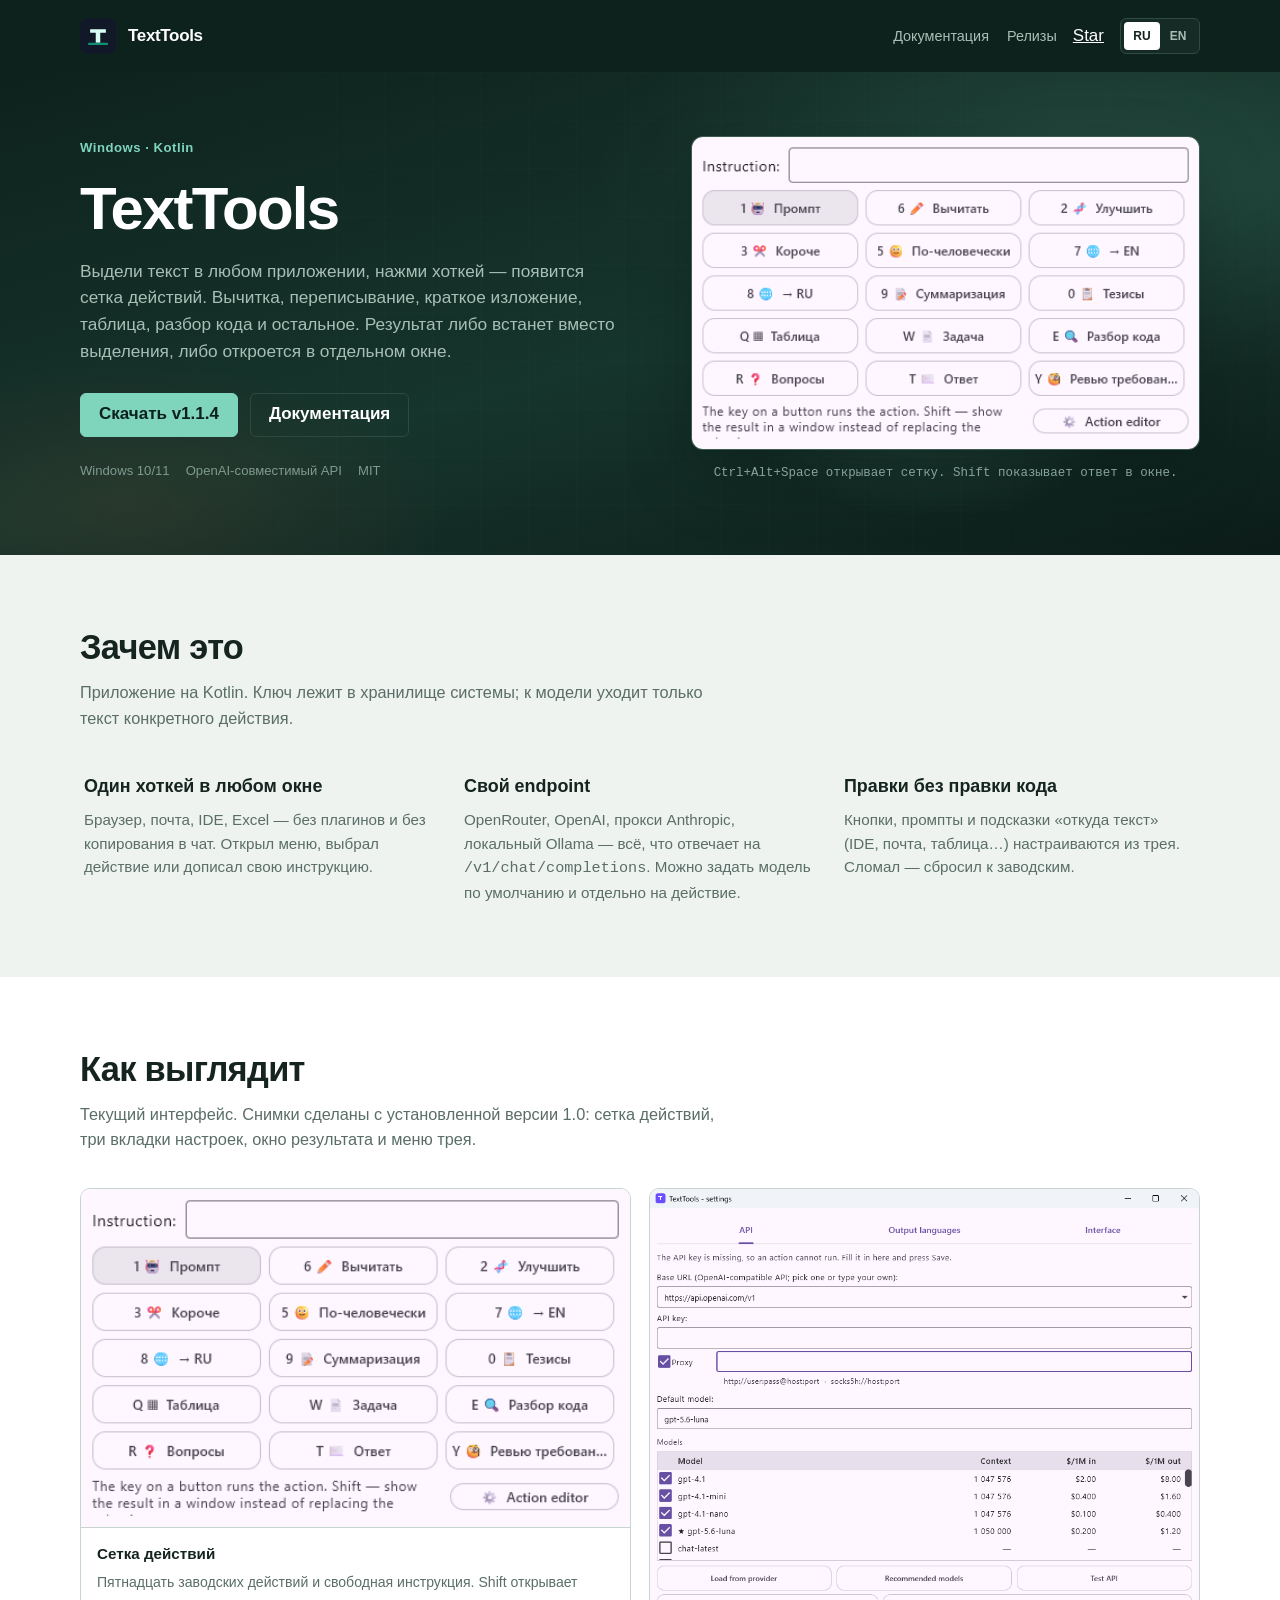
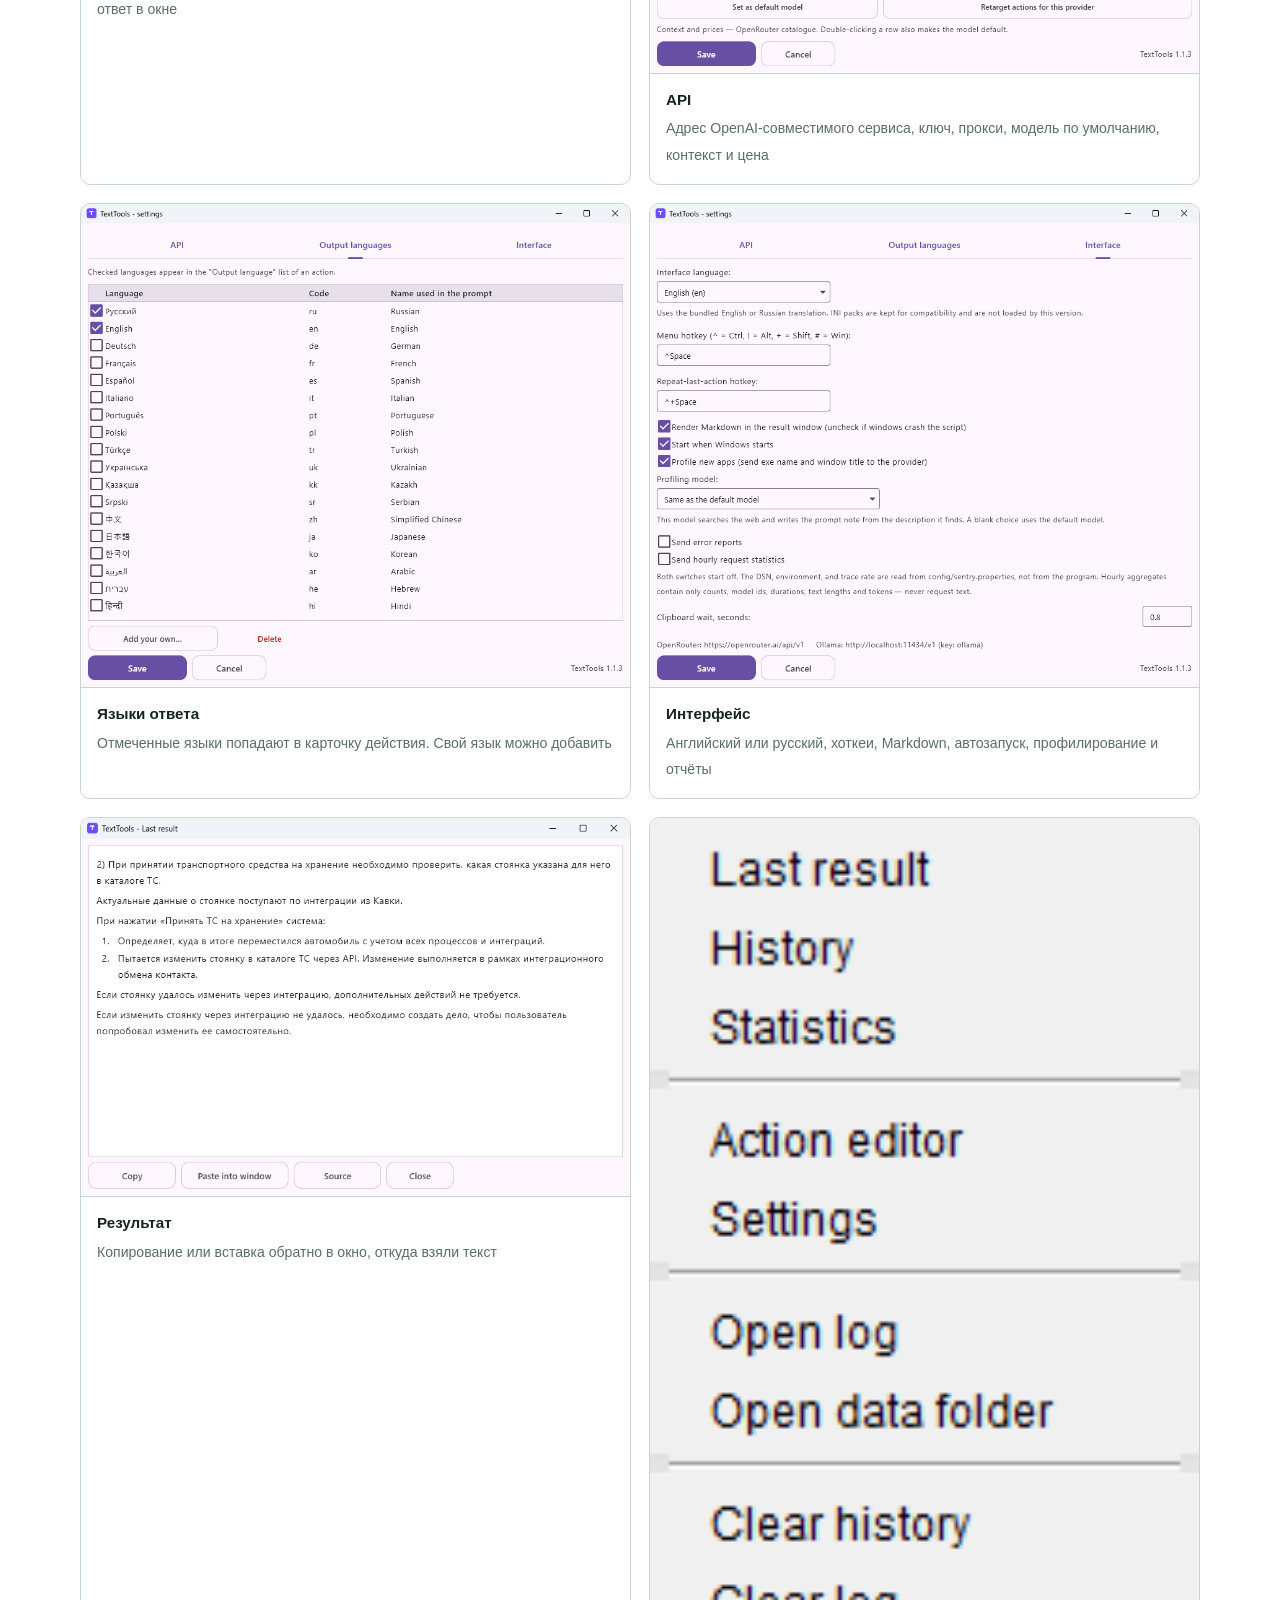
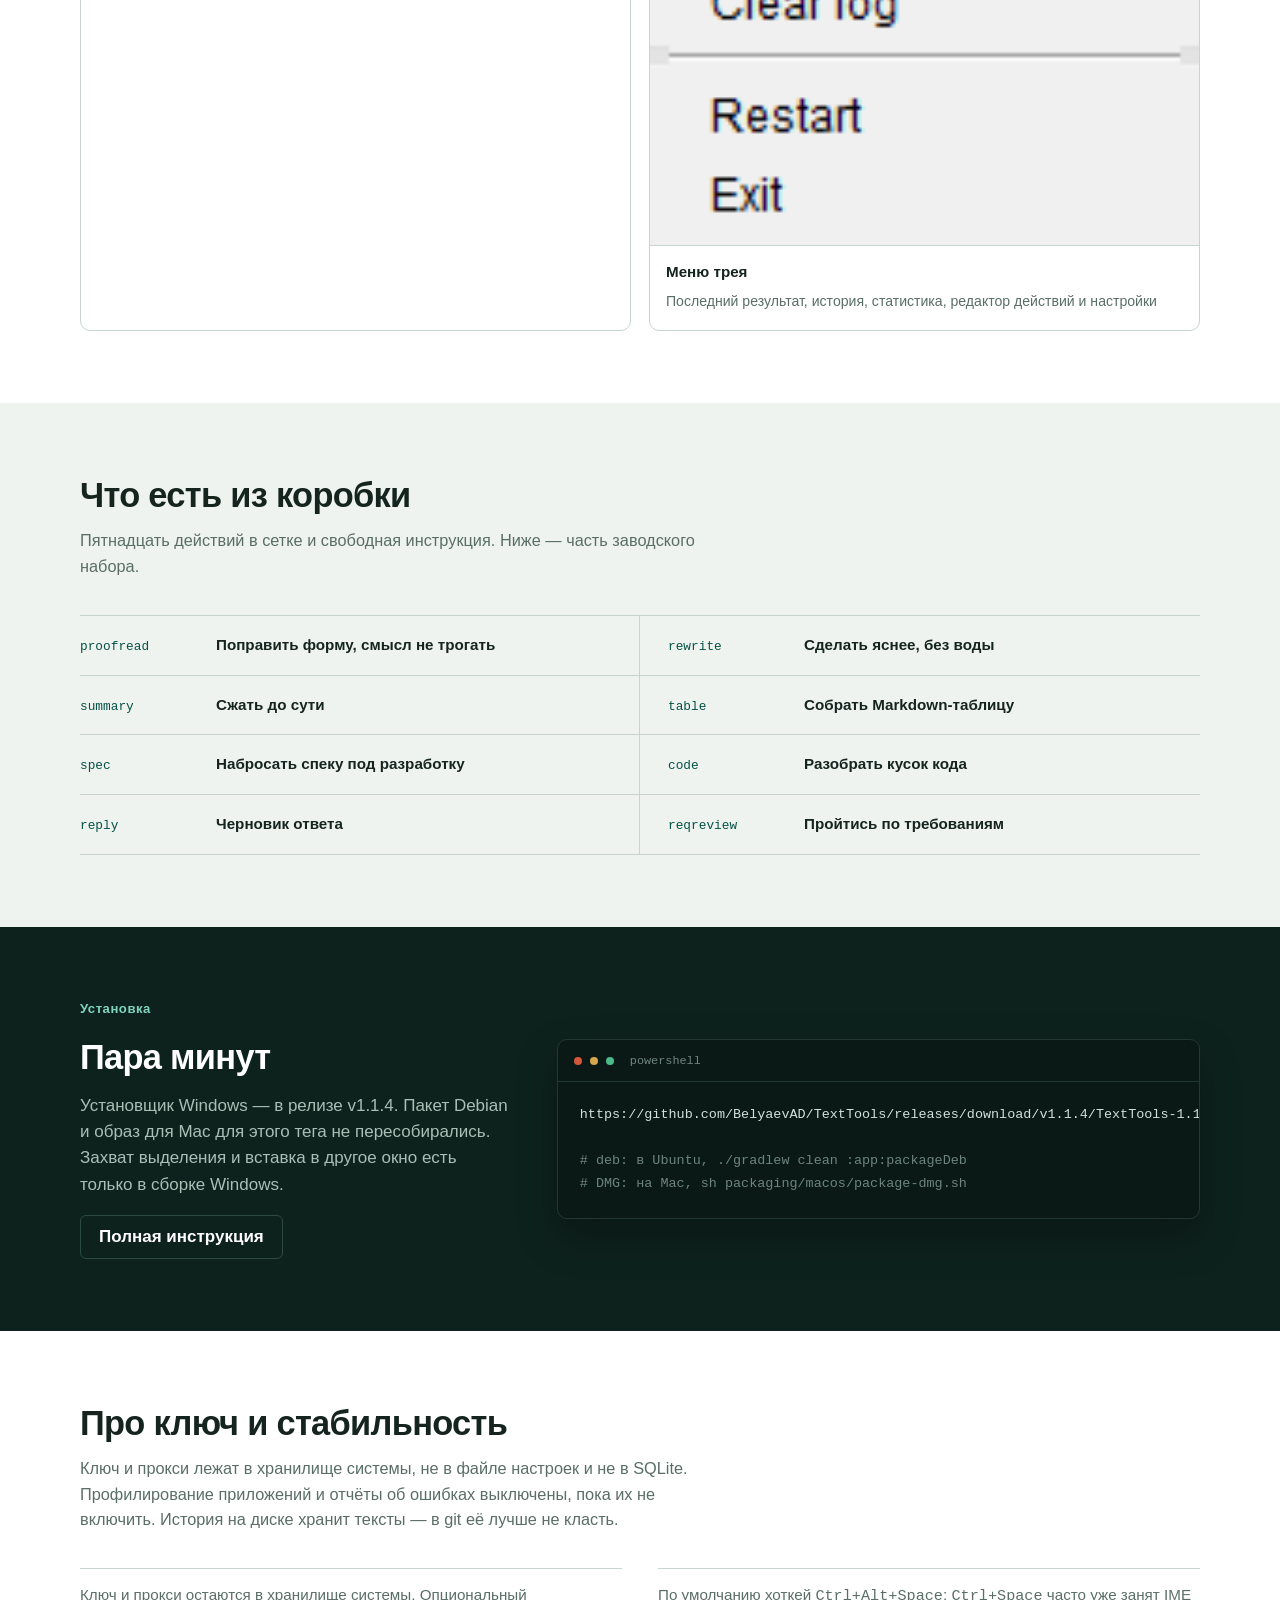
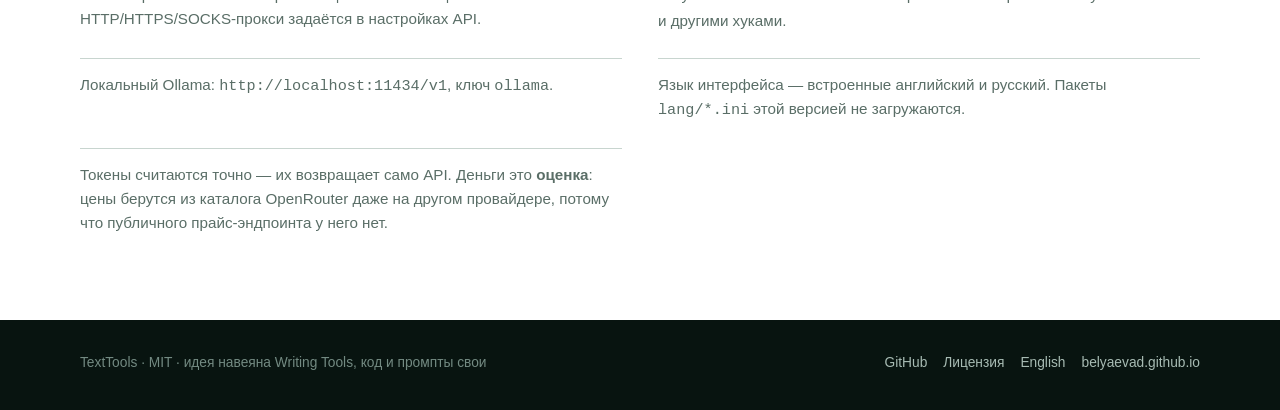
<file: index.html>
<!doctype html>
<html lang="ru">
  <head>
    <meta charset="utf-8">
    <meta http-equiv="Content-Security-Policy" content="default-src 'self'; script-src 'self' 'unsafe-inline' https://buttons.github.io; style-src 'self' 'unsafe-inline' https://fonts.googleapis.com; font-src https://fonts.gstatic.com; img-src 'self' data:; frame-src https://ghbtns.com https://buttons.github.io; connect-src 'self' https://api.github.com">
    <meta name="viewport" content="width=device-width, initial-scale=1">
    <title>TextTools — LLM для выделенного текста на Windows</title>
    <meta name="description" content="Выдели текст в любом окне Windows, нажми хоткей и отдай его модели: вычитка, переписывание, краткое изложение, таблица, разбор кода. Kotlin, OpenAI-совместимый API, MIT.">
    <meta name="robots" content="index, follow, max-image-preview:large">
    <meta name="author" content="BelyaevAD">
    <meta name="theme-color" content="#0e221d">
    <link rel="canonical" href="https://belyaevad.github.io/TextTools/">
    <link rel="alternate" hreflang="ru" href="https://belyaevad.github.io/TextTools/">
    <link rel="alternate" hreflang="en" href="https://belyaevad.github.io/TextTools/en/">
    <link rel="alternate" hreflang="x-default" href="https://belyaevad.github.io/TextTools/">
    <link rel="sitemap" type="application/xml" href="https://belyaevad.github.io/TextTools/sitemap.xml">
    <link rel="icon" type="image/svg+xml" href="assets/brand-mark.svg">
    <link rel="preconnect" href="https://fonts.googleapis.com">
    <link rel="preconnect" href="https://fonts.gstatic.com" crossorigin>
    <link href="https://fonts.googleapis.com/css2?family=IBM+Plex+Mono:wght@400;500&family=IBM+Plex+Sans:wght@400;500;600;700&display=swap" rel="stylesheet">
    <link rel="stylesheet" href="assets/site.css">

    <meta property="og:type" content="website">
    <meta property="og:locale" content="ru_RU">
    <meta property="og:locale:alternate" content="en_US">
    <meta property="og:title" content="TextTools — LLM для выделенного текста">
    <meta property="og:description" content="Хоткей в любом окне Windows → сетка действий → результат на месте или в отдельном окне. Kotlin, MIT.">
    <meta property="og:url" content="https://belyaevad.github.io/TextTools/">
    <meta property="og:site_name" content="TextTools">
    <meta property="og:image" content="https://belyaevad.github.io/TextTools/assets/og-card.png">
    <meta property="og:image:width" content="1200">
    <meta property="og:image:height" content="630">
    <meta property="og:image:alt" content="TextTools — меню действий над выделенным текстом">
    <meta name="twitter:card" content="summary_large_image">
    <meta name="twitter:title" content="TextTools">
    <meta name="twitter:description" content="LLM для выделенного текста на Windows.">
    <meta name="twitter:image" content="https://belyaevad.github.io/TextTools/assets/og-card.png">

    <script type="application/ld+json">
      {
        "@context": "https://schema.org",
        "@graph": [
          {
            "@type": "SoftwareApplication",
            "name": "TextTools",
            "applicationCategory": "UtilitiesApplication",
            "operatingSystem": "Windows 10, Windows 11",
            "softwareVersion": "1.1.4",
            "url": "https://belyaevad.github.io/TextTools/",
            "downloadUrl": "https://github.com/BelyaevAD/TextTools/releases/tag/v1.1.4",
            "installUrl": "https://github.com/BelyaevAD/TextTools",
            "description": "Приложение на Kotlin: выделение текста в любом окне Windows, хоткей и действия через OpenAI-совместимый API.",
            "license": "https://github.com/BelyaevAD/TextTools/blob/main/LICENSE",
            "isAccessibleForFree": true,
            "screenshot": [
              "https://belyaevad.github.io/TextTools/assets/screenshots/en/menu.png",
              "https://belyaevad.github.io/TextTools/assets/screenshots/en/settings-api.png",
              "https://belyaevad.github.io/TextTools/assets/screenshots/en/settings-interface.png",
              "https://belyaevad.github.io/TextTools/assets/screenshots/en/result.png"
            ],
            "offers": {
              "@type": "Offer",
              "price": "0",
              "priceCurrency": "USD"
            },
            "author": {
              "@type": "Person",
              "name": "Alexander Belyaev",
              "url": "https://belyaevad.github.io/"
            }
          },
          {
            "@type": "SoftwareSourceCode",
            "name": "TextTools",
            "codeRepository": "https://github.com/BelyaevAD/TextTools",
            "url": "https://belyaevad.github.io/TextTools/",
            "programmingLanguage": "Kotlin",
            "runtimePlatform": "JDK 21",
            "license": "https://github.com/BelyaevAD/TextTools/blob/main/LICENSE",
            "keywords": "Kotlin, Compose Desktop, LLM, OpenAI-compatible, text processing, Windows",
            "inLanguage": ["ru", "en"]
          },
          {
            "@type": "WebSite",
            "name": "TextTools",
            "url": "https://belyaevad.github.io/TextTools/",
            "inLanguage": "ru",
            "publisher": {
              "@type": "Person",
              "name": "BelyaevAD",
              "url": "https://github.com/BelyaevAD"
            }
          }
        ]
      }
    </script>
  </head>
  <body>
    <header class="site-header">
      <nav class="nav shell" aria-label="Основная навигация">
        <a class="brand" href="./">
          <img src="assets/brand-mark.svg" alt="" width="36" height="36">
          <span>TextTools</span>
        </a>
        <div class="nav-right">
          <div class="nav-links">
            <a href="https://github.com/BelyaevAD/TextTools/blob/main/README.md" target="_blank" rel="noopener noreferrer">Документация</a>
            <a href="https://github.com/BelyaevAD/TextTools/releases" target="_blank" rel="noopener noreferrer">Релизы</a>
          </div>
          <span class="nav-star">
            <a class="github-button" href="https://github.com/BelyaevAD/TextTools" rel="noopener" data-color-scheme="no-preference: dark; light: dark; dark: dark;" data-icon="octicon-star" data-size="large" data-show-count="true" aria-label="Star BelyaevAD/TextTools on GitHub">Star</a>
          </span>
          <div class="language-switch" aria-label="Выбор языка">
            <a href="./" lang="ru" aria-current="page">RU</a>
            <a href="en/" lang="en">EN</a>
          </div>
        </div>
      </nav>
    </header>

    <main>
      <section class="hero-band">
        <div class="hero-inner shell">
          <div class="hero-copy">
            <p class="eyebrow">Windows · Kotlin</p>
            <h1>TextTools</h1>
            <p class="hero-lead">Выдели текст в любом приложении, нажми хоткей — появится сетка действий. Вычитка, переписывание, краткое изложение, таблица, разбор кода и остальное. Результат либо встанет вместо выделения, либо откроется в отдельном окне.</p>
            <div class="hero-actions">
              <a class="button" href="https://github.com/BelyaevAD/TextTools/releases/tag/v1.1.4" target="_blank" rel="noopener noreferrer">Скачать v1.1.4</a>
              <a class="button secondary" href="https://github.com/BelyaevAD/TextTools/blob/main/README.md" target="_blank" rel="noopener noreferrer">Документация</a>
            </div>
            <div class="hero-meta" aria-label="Кратко">
              <span>Windows 10/11</span>
              <span>OpenAI-совместимый API</span>
              <span>MIT</span>
            </div>
          </div>

          <figure class="hero-visual">
            <div class="hero-frame">
              <img
                src="assets/screenshots/en/menu.png"
                width="488"
                height="300"
                alt="Сетка действий TextTools: вычитка, перевод, таблица, разбор кода"
                fetchpriority="high">
            </div>
            <figcaption>Ctrl+Alt+Space открывает сетку. Shift показывает ответ в окне.</figcaption>
          </figure>
        </div>
      </section>

      <section class="section">
        <div class="shell">
          <div class="section-heading">
            <h2>Зачем это</h2>
            <p>Приложение на Kotlin. Ключ лежит в хранилище системы; к модели уходит только текст конкретного действия.</p>
          </div>
          <div class="feature-grid">
            <article class="feature">
              <h3>Один хоткей в любом окне</h3>
              <p>Браузер, почта, IDE, Excel — без плагинов и без копирования в чат. Открыл меню, выбрал действие или дописал свою инструкцию.</p>
            </article>
            <article class="feature">
              <h3>Свой endpoint</h3>
              <p>OpenRouter, OpenAI, прокси Anthropic, локальный Ollama — всё, что отвечает на <code>/v1/chat/completions</code>. Можно задать модель по умолчанию и отдельно на действие.</p>
            </article>
            <article class="feature">
              <h3>Правки без правки кода</h3>
              <p>Кнопки, промпты и подсказки «откуда текст» (IDE, почта, таблица…) настраиваются из трея. Сломал — сбросил к заводским.</p>
            </article>
          </div>
        </div>
      </section>

      <section class="section white" id="screenshots">
        <div class="shell">
          <div class="section-heading">
            <h2>Как выглядит</h2>
            <p>Текущий интерфейс. Снимки сделаны с установленной версии 1.0: сетка действий, три вкладки настроек, окно результата и меню трея.</p>
          </div>
          <div class="shot-gallery">
            <figure class="shot-card">
              <a href="assets/screenshots/en/menu.png" target="_blank" rel="noopener">
                <img src="assets/screenshots/en/menu.png" width="488" height="300" alt="Сетка действий TextTools" loading="lazy">
              </a>
              <figcaption><strong>Сетка действий</strong><span>Пятнадцать заводских действий и свободная инструкция. Shift открывает ответ в окне</span></figcaption>
            </figure>
            <figure class="shot-card">
              <a href="assets/screenshots/en/settings-api.png" target="_blank" rel="noopener">
                <img src="assets/screenshots/en/settings-api.png" width="892" height="786" alt="Вкладка API: адрес, ключ, прокси и список моделей" loading="lazy">
              </a>
              <figcaption><strong>API</strong><span>Адрес OpenAI-совместимого сервиса, ключ, прокси, модель по умолчанию, контекст и цена</span></figcaption>
            </figure>
            <figure class="shot-card">
              <a href="assets/screenshots/en/settings-languages.png" target="_blank" rel="noopener">
                <img src="assets/screenshots/en/settings-languages.png" width="892" height="786" alt="Вкладка языков ответа" loading="lazy">
              </a>
              <figcaption><strong>Языки ответа</strong><span>Отмеченные языки попадают в карточку действия. Свой язык можно добавить</span></figcaption>
            </figure>
            <figure class="shot-card">
              <a href="assets/screenshots/en/settings-interface.png" target="_blank" rel="noopener">
                <img src="assets/screenshots/en/settings-interface.png" width="892" height="786" alt="Вкладка интерфейса: язык, хоткеи, Markdown, автозапуск" loading="lazy">
              </a>
              <figcaption><strong>Интерфейс</strong><span>Английский или русский, хоткеи, Markdown, автозапуск, профилирование и отчёты</span></figcaption>
            </figure>
            <figure class="shot-card">
              <a href="assets/screenshots/en/result.png" target="_blank" rel="noopener">
                <img src="assets/screenshots/en/result.png" width="824" height="569" alt="Окно последнего результата" loading="lazy">
              </a>
              <figcaption><strong>Результат</strong><span>Копирование или вставка обратно в окно, откуда взяли текст</span></figcaption>
            </figure>
            <figure class="shot-card">
              <a href="assets/screenshots/en/tray-menu.png" target="_blank" rel="noopener">
                <img src="assets/screenshots/en/tray-menu.png" width="144" height="271" alt="Меню трея TextTools" loading="lazy">
              </a>
              <figcaption><strong>Меню трея</strong><span>Последний результат, история, статистика, редактор действий и настройки</span></figcaption>
            </figure>
          </div>
        </div>
      </section>

      <section class="section">
        <div class="shell">
          <div class="section-heading">
            <h2>Что есть из коробки</h2>
            <p>Пятнадцать действий в сетке и свободная инструкция. Ниже — часть заводского набора.</p>
          </div>
          <div class="coverage" aria-label="Действия">
            <div class="coverage-item"><code>proofread</code><strong>Поправить форму, смысл не трогать</strong></div>
            <div class="coverage-item"><code>rewrite</code><strong>Сделать яснее, без воды</strong></div>
            <div class="coverage-item"><code>summary</code><strong>Сжать до сути</strong></div>
            <div class="coverage-item"><code>table</code><strong>Собрать Markdown-таблицу</strong></div>
            <div class="coverage-item"><code>spec</code><strong>Набросать спеку под разработку</strong></div>
            <div class="coverage-item"><code>code</code><strong>Разобрать кусок кода</strong></div>
            <div class="coverage-item"><code>reply</code><strong>Черновик ответа</strong></div>
            <div class="coverage-item"><code>reqreview</code><strong>Пройтись по требованиям</strong></div>
          </div>
        </div>
      </section>

      <section class="section dark">
        <div class="quick-start shell">
          <div class="quick-copy">
            <p class="eyebrow">Установка</p>
            <h2>Пара минут</h2>
            <p>Установщик Windows — в релизе v1.1.4. Пакет Debian и образ для Mac для этого тега не пересобирались. Захват выделения и вставка в другое окно есть только в сборке Windows.</p>
            <a class="button secondary" href="https://github.com/BelyaevAD/TextTools/blob/main/README.md" target="_blank" rel="noopener noreferrer">Полная инструкция</a>
          </div>
          <div class="code-window" aria-label="Команды установки">
            <div class="code-toolbar">
              <span class="window-dot"></span>
              <span class="window-dot yellow"></span>
              <span class="window-dot green"></span>
              <span>powershell</span>
            </div>
            <pre><code>https://github.com/BelyaevAD/TextTools/releases/download/v1.1.4/TextTools-1.1.4.msi

<span class="code-comment"># deb: в Ubuntu, ./gradlew clean :app:packageDeb</span>
<span class="code-comment"># DMG: на Mac, sh packaging/macos/package-dmg.sh</span></code></pre>
          </div>
        </div>
      </section>

      <section class="section white">
        <div class="shell">
          <div class="section-heading">
            <h2>Про ключ и стабильность</h2>
            <p>Ключ и прокси лежат в хранилище системы, не в файле настроек и не в SQLite. Профилирование приложений и отчёты об ошибках выключены, пока их не включить. История на диске хранит тексты — в git её лучше не класть.</p>
          </div>
          <ul class="safety-list">
            <li>Ключ и прокси остаются в хранилище системы. Опциональный HTTP/HTTPS/SOCKS-прокси задаётся в настройках API.</li>
            <li>По умолчанию хоткей <code>Ctrl+Alt+Space</code>: <code>Ctrl+Space</code> часто уже занят IME и другими хуками.</li>
            <li>Локальный Ollama: <code>http://localhost:11434/v1</code>, ключ <code>ollama</code>.</li>
            <li>Язык интерфейса — встроенные английский и русский. Пакеты <code>lang/*.ini</code> этой версией не загружаются.</li>
            <li>Токены считаются точно — их возвращает само API. Деньги это <strong>оценка</strong>: цены берутся из каталога OpenRouter даже на другом провайдере, потому что публичного прайс-эндпоинта у него нет.</li>
          </ul>
        </div>
      </section>
    </main>

    <footer class="site-footer">
      <div class="footer-inner shell">
        <p>TextTools · MIT · идея навеяна Writing Tools, код и промпты свои</p>
        <div class="footer-links">
          <a href="https://github.com/BelyaevAD/TextTools" target="_blank" rel="noopener noreferrer">GitHub</a>
          <a href="https://github.com/BelyaevAD/TextTools/blob/main/LICENSE" target="_blank" rel="noopener noreferrer">Лицензия</a>
          <a href="en/" lang="en">English</a>
          <a href="https://belyaevad.github.io/" target="_blank" rel="noopener noreferrer">belyaevad.github.io</a>
        </div>
      </div>
    </footer>
    <script async defer src="https://buttons.github.io/buttons.js"></script>
  </body>
</html>
</file>
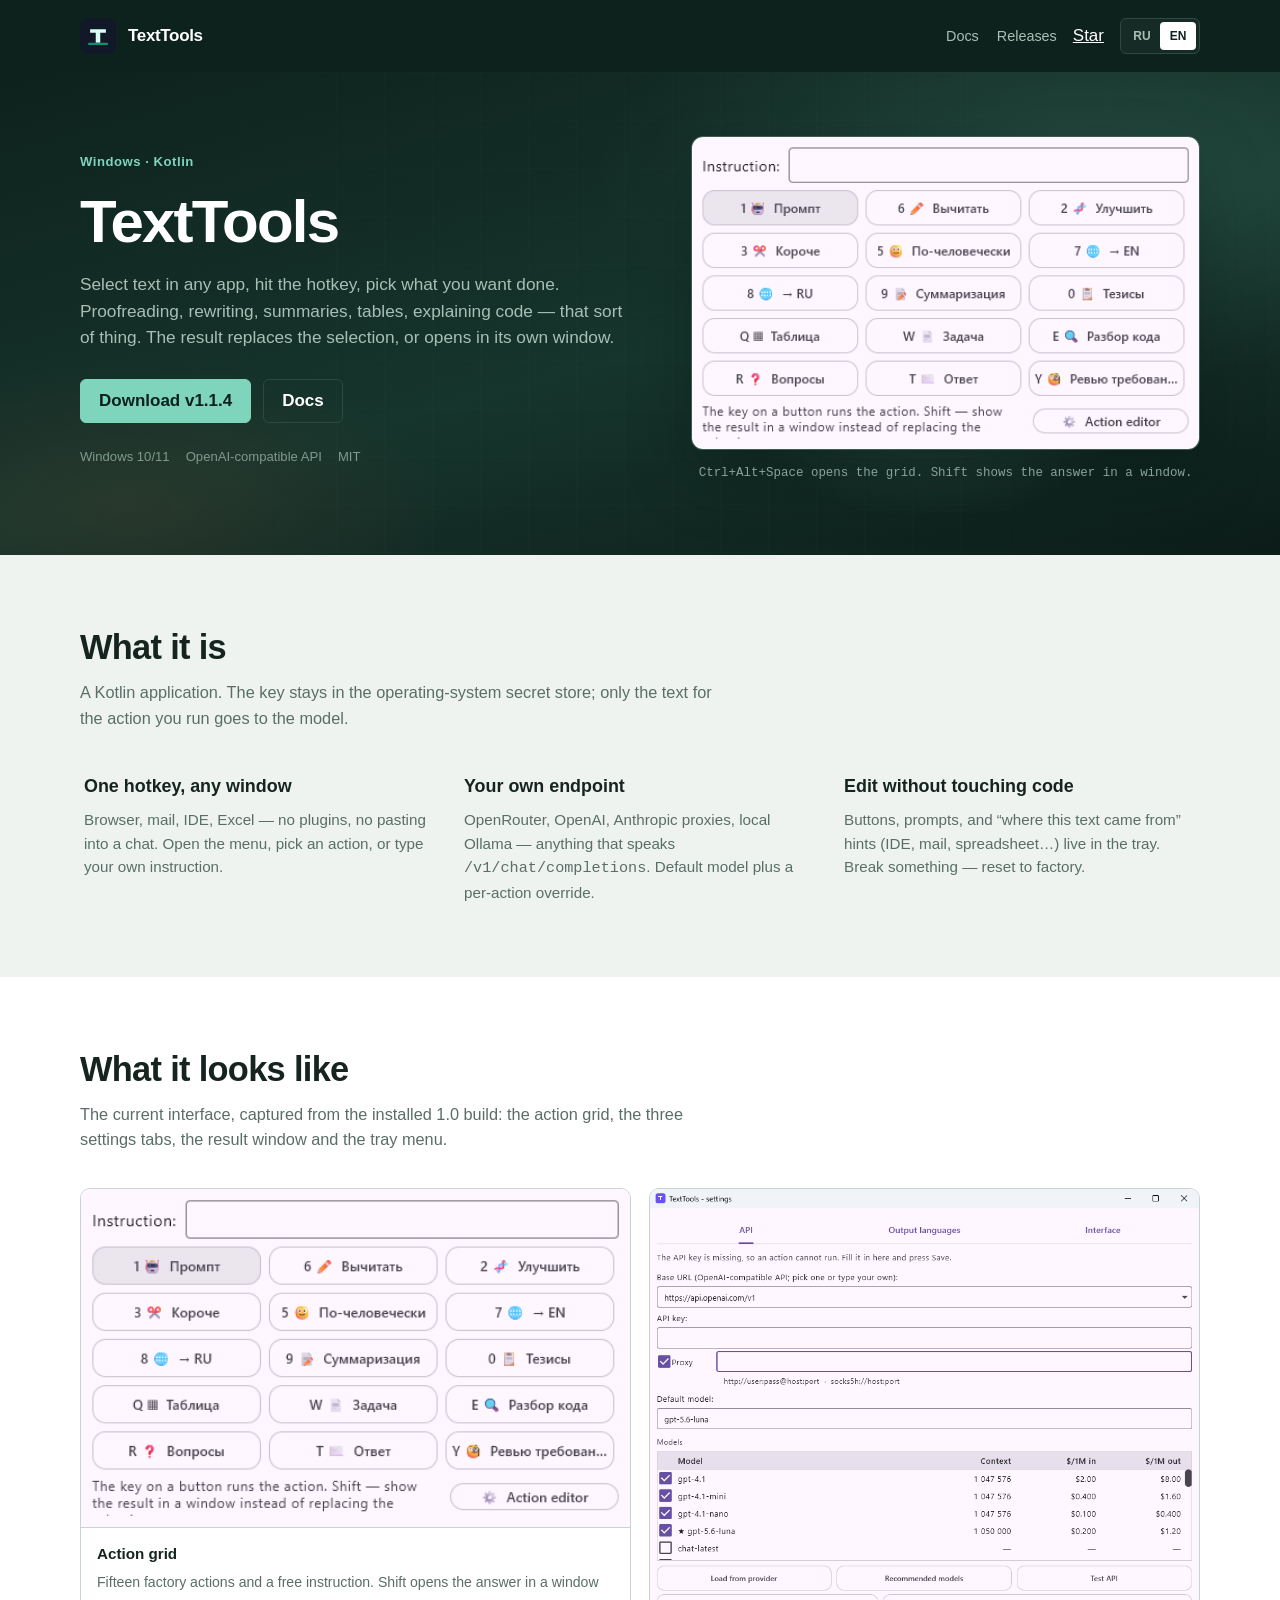
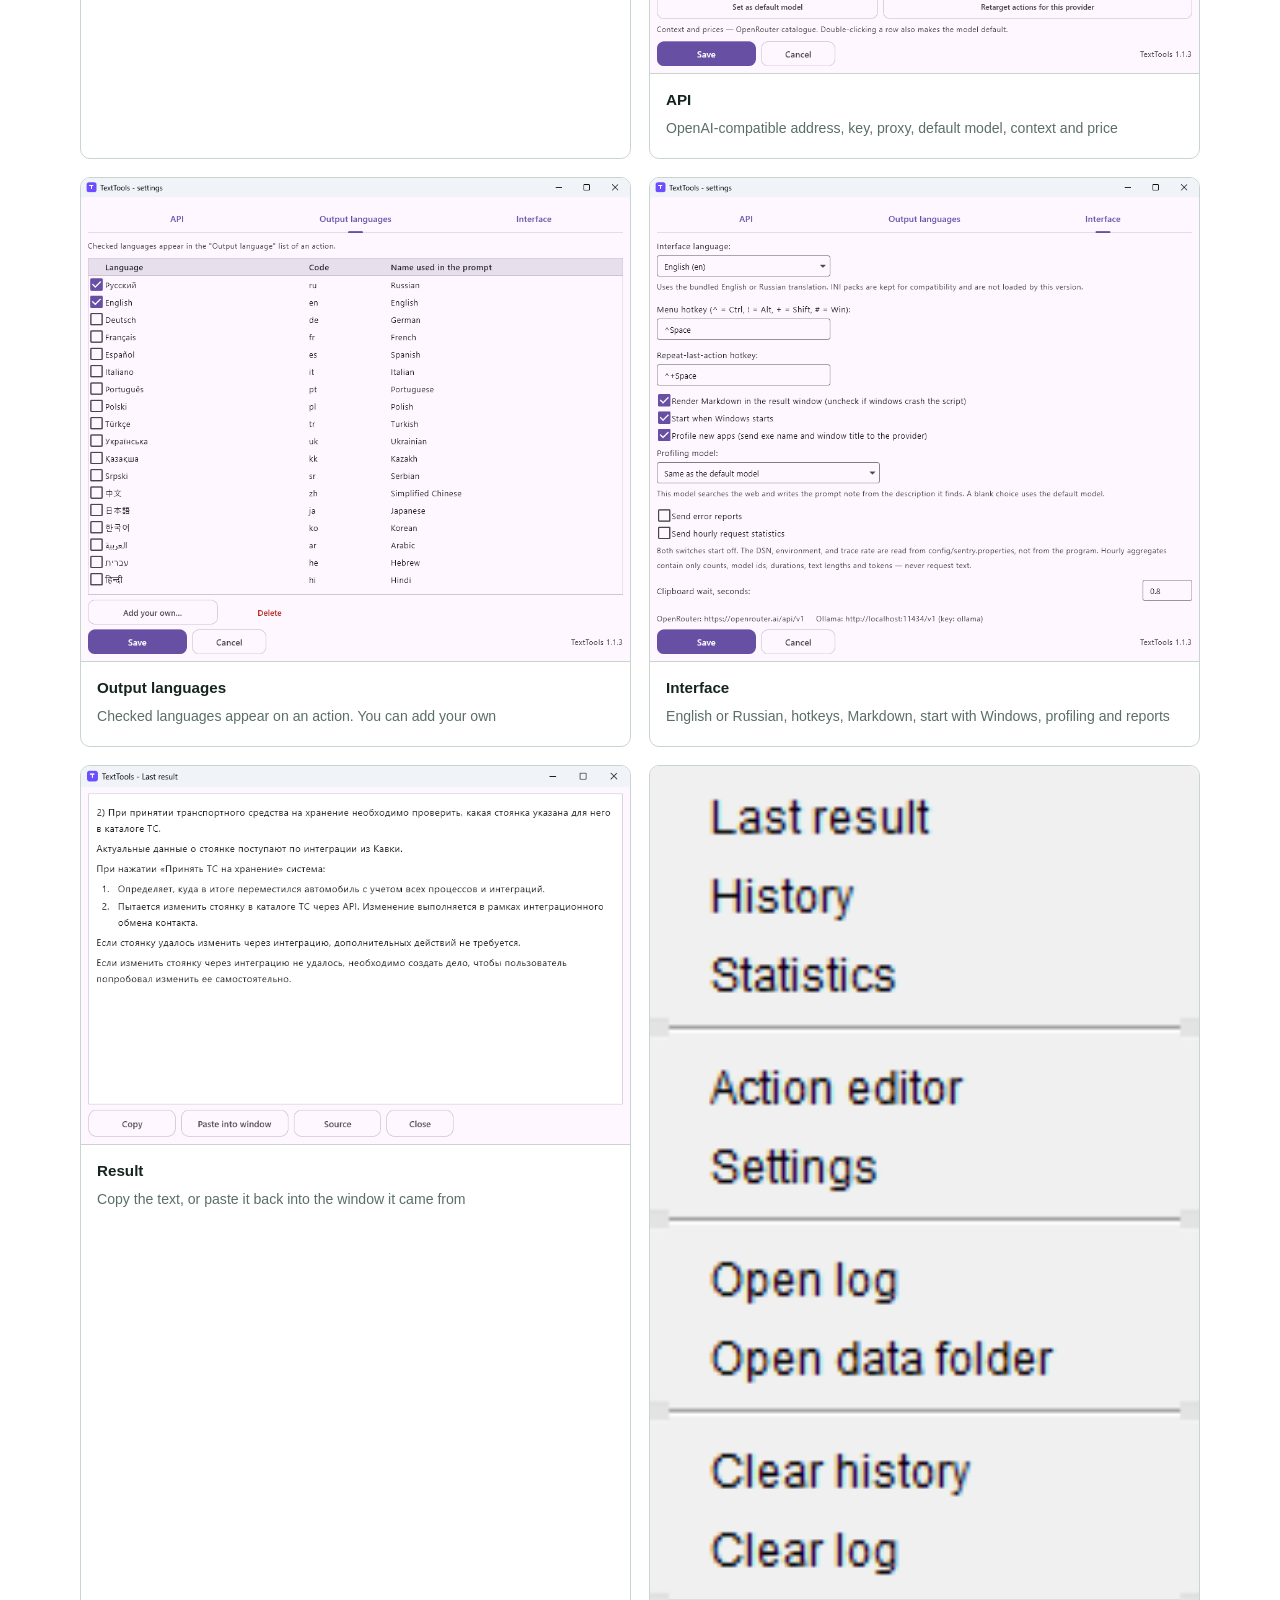
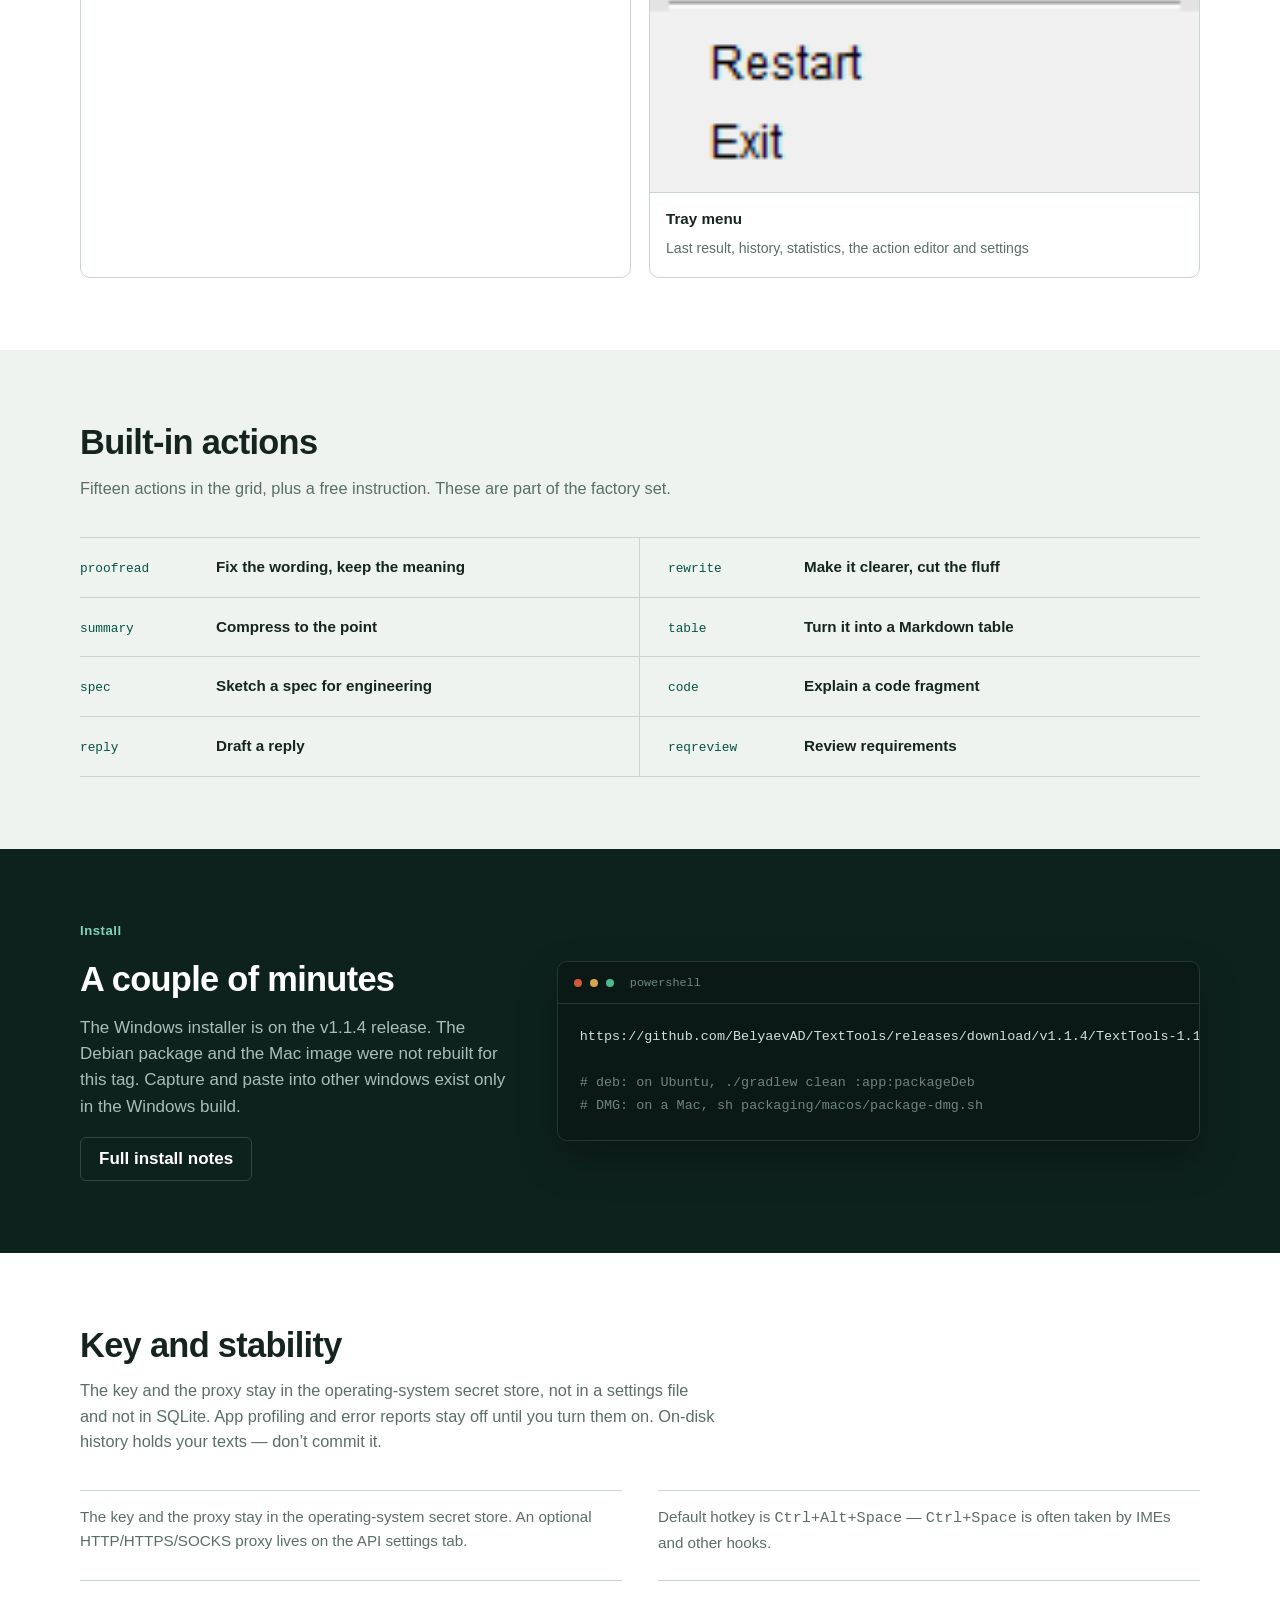
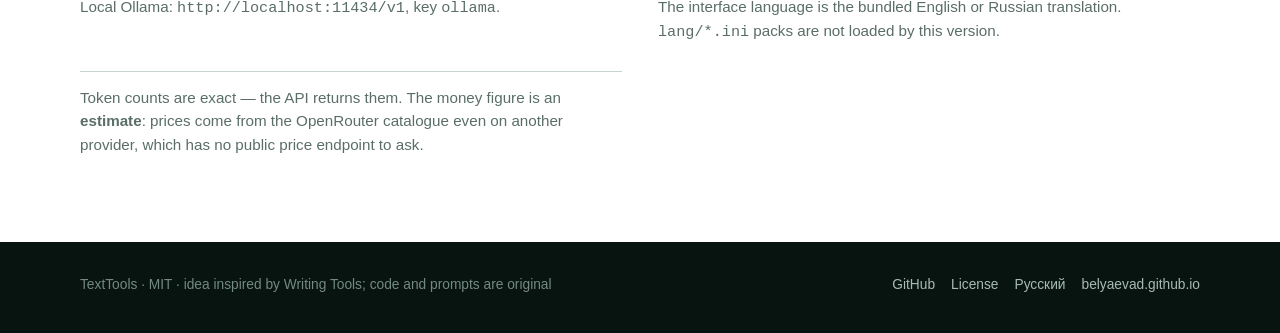
<file: en/index.html>
<!doctype html>
<html lang="en">
  <head>
    <meta charset="utf-8">
    <meta http-equiv="Content-Security-Policy" content="default-src 'self'; script-src 'self' 'unsafe-inline' https://buttons.github.io; style-src 'self' 'unsafe-inline' https://fonts.googleapis.com; font-src https://fonts.gstatic.com; img-src 'self' data:; frame-src https://ghbtns.com https://buttons.github.io; connect-src 'self' https://api.github.com">
    <meta name="viewport" content="width=device-width, initial-scale=1">
    <title>TextTools — LLM for selected text on Windows</title>
    <meta name="description" content="Select text in any Windows window, hit a hotkey, and send it to a model: proofread, rewrite, summarize, table, explain code. Kotlin, OpenAI-compatible API, MIT.">
    <meta name="robots" content="index, follow, max-image-preview:large">
    <meta name="author" content="BelyaevAD">
    <meta name="theme-color" content="#0e221d">
    <link rel="canonical" href="https://belyaevad.github.io/TextTools/en/">
    <link rel="alternate" hreflang="ru" href="https://belyaevad.github.io/TextTools/">
    <link rel="alternate" hreflang="en" href="https://belyaevad.github.io/TextTools/en/">
    <link rel="alternate" hreflang="x-default" href="https://belyaevad.github.io/TextTools/">
    <link rel="sitemap" type="application/xml" href="https://belyaevad.github.io/TextTools/sitemap.xml">
    <link rel="icon" type="image/svg+xml" href="../assets/brand-mark.svg">
    <link rel="preconnect" href="https://fonts.googleapis.com">
    <link rel="preconnect" href="https://fonts.gstatic.com" crossorigin>
    <link href="https://fonts.googleapis.com/css2?family=IBM+Plex+Mono:wght@400;500&family=IBM+Plex+Sans:wght@400;500;600;700&display=swap" rel="stylesheet">
    <link rel="stylesheet" href="../assets/site.css">

    <meta property="og:type" content="website">
    <meta property="og:locale" content="en_US">
    <meta property="og:locale:alternate" content="ru_RU">
    <meta property="og:title" content="TextTools — LLM for selected text">
    <meta property="og:description" content="Hotkey in any Windows window → action grid → result in place or in a separate window. Kotlin, MIT.">
    <meta property="og:url" content="https://belyaevad.github.io/TextTools/en/">
    <meta property="og:site_name" content="TextTools">
    <meta property="og:image" content="https://belyaevad.github.io/TextTools/assets/og-card.png">
    <meta property="og:image:width" content="1200">
    <meta property="og:image:height" content="630">
    <meta property="og:image:alt" content="TextTools action menu over selected text">
    <meta name="twitter:card" content="summary_large_image">
    <meta name="twitter:title" content="TextTools">
    <meta name="twitter:description" content="LLM for selected text on Windows.">
    <meta name="twitter:image" content="https://belyaevad.github.io/TextTools/assets/og-card.png">

    <script type="application/ld+json">
      {
        "@context": "https://schema.org",
        "@graph": [
          {
            "@type": "SoftwareApplication",
            "name": "TextTools",
            "applicationCategory": "UtilitiesApplication",
            "operatingSystem": "Windows 10, Windows 11",
            "softwareVersion": "1.1.4",
            "url": "https://belyaevad.github.io/TextTools/en/",
            "downloadUrl": "https://github.com/BelyaevAD/TextTools/releases/tag/v1.1.4",
            "installUrl": "https://github.com/BelyaevAD/TextTools",
            "description": "Kotlin application: select text in any Windows window, hotkey, OpenAI-compatible API actions.",
            "license": "https://github.com/BelyaevAD/TextTools/blob/main/LICENSE",
            "isAccessibleForFree": true,
            "screenshot": [
              "https://belyaevad.github.io/TextTools/assets/screenshots/en/menu.png",
              "https://belyaevad.github.io/TextTools/assets/screenshots/en/settings-api.png",
              "https://belyaevad.github.io/TextTools/assets/screenshots/en/settings-interface.png",
              "https://belyaevad.github.io/TextTools/assets/screenshots/en/result.png"
            ],
            "offers": {
              "@type": "Offer",
              "price": "0",
              "priceCurrency": "USD"
            },
            "author": {
              "@type": "Person",
              "name": "Alexander Belyaev",
              "url": "https://belyaevad.github.io/"
            }
          },
          {
            "@type": "SoftwareSourceCode",
            "name": "TextTools",
            "codeRepository": "https://github.com/BelyaevAD/TextTools",
            "url": "https://belyaevad.github.io/TextTools/",
            "programmingLanguage": "Kotlin",
            "runtimePlatform": "JDK 21",
            "license": "https://github.com/BelyaevAD/TextTools/blob/main/LICENSE",
            "keywords": "Kotlin, Compose Desktop, LLM, OpenAI-compatible, text processing, Windows",
            "inLanguage": ["en", "ru"]
          },
          {
            "@type": "WebSite",
            "name": "TextTools",
            "url": "https://belyaevad.github.io/TextTools/en/",
            "inLanguage": "en",
            "publisher": {
              "@type": "Person",
              "name": "BelyaevAD",
              "url": "https://github.com/BelyaevAD"
            }
          }
        ]
      }
    </script>
  </head>
  <body>
    <header class="site-header">
      <nav class="nav shell" aria-label="Primary">
        <a class="brand" href="../">
          <img src="../assets/brand-mark.svg" alt="" width="36" height="36">
          <span>TextTools</span>
        </a>
        <div class="nav-right">
          <div class="nav-links">
            <a href="https://github.com/BelyaevAD/TextTools/blob/main/README.md" target="_blank" rel="noopener noreferrer">Docs</a>
            <a href="https://github.com/BelyaevAD/TextTools/releases" target="_blank" rel="noopener noreferrer">Releases</a>
          </div>
          <span class="nav-star">
            <a class="github-button" href="https://github.com/BelyaevAD/TextTools" rel="noopener" data-color-scheme="no-preference: dark; light: dark; dark: dark;" data-icon="octicon-star" data-size="large" data-show-count="true" aria-label="Star BelyaevAD/TextTools on GitHub">Star</a>
          </span>
          <div class="language-switch" aria-label="Language">
            <a href="../" lang="ru">RU</a>
            <a href="./" lang="en" aria-current="page">EN</a>
          </div>
        </div>
      </nav>
    </header>

    <main>
      <section class="hero-band">
        <div class="hero-inner shell">
          <div class="hero-copy">
            <p class="eyebrow">Windows · Kotlin</p>
            <h1>TextTools</h1>
            <p class="hero-lead">Select text in any app, hit the hotkey, pick what you want done. Proofreading, rewriting, summaries, tables, explaining code — that sort of thing. The result replaces the selection, or opens in its own window.</p>
            <div class="hero-actions">
              <a class="button" href="https://github.com/BelyaevAD/TextTools/releases/tag/v1.1.4" target="_blank" rel="noopener noreferrer">Download v1.1.4</a>
              <a class="button secondary" href="https://github.com/BelyaevAD/TextTools/blob/main/README.md" target="_blank" rel="noopener noreferrer">Docs</a>
            </div>
            <div class="hero-meta" aria-label="Basics">
              <span>Windows 10/11</span>
              <span>OpenAI-compatible API</span>
              <span>MIT</span>
            </div>
          </div>

          <figure class="hero-visual">
            <div class="hero-frame">
              <img
                src="../assets/screenshots/en/menu.png"
                width="488"
                height="300"
                alt="TextTools action grid: proofread, translate, table, explain code"
                fetchpriority="high">
            </div>
            <figcaption>Ctrl+Alt+Space opens the grid. Shift shows the answer in a window.</figcaption>
          </figure>
        </div>
      </section>

      <section class="section">
        <div class="shell">
          <div class="section-heading">
            <h2>What it is</h2>
            <p>A Kotlin application. The key stays in the operating-system secret store; only the text for the action you run goes to the model.</p>
          </div>
          <div class="feature-grid">
            <article class="feature">
              <h3>One hotkey, any window</h3>
              <p>Browser, mail, IDE, Excel — no plugins, no pasting into a chat. Open the menu, pick an action, or type your own instruction.</p>
            </article>
            <article class="feature">
              <h3>Your own endpoint</h3>
              <p>OpenRouter, OpenAI, Anthropic proxies, local Ollama — anything that speaks <code>/v1/chat/completions</code>. Default model plus a per-action override.</p>
            </article>
            <article class="feature">
              <h3>Edit without touching code</h3>
              <p>Buttons, prompts, and “where this text came from” hints (IDE, mail, spreadsheet…) live in the tray. Break something — reset to factory.</p>
            </article>
          </div>
        </div>
      </section>

      <section class="section white" id="screenshots">
        <div class="shell">
          <div class="section-heading">
            <h2>What it looks like</h2>
            <p>The current interface, captured from the installed 1.0 build: the action grid, the three settings tabs, the result window and the tray menu.</p>
          </div>
          <div class="shot-gallery">
            <figure class="shot-card">
              <a href="../assets/screenshots/en/menu.png" target="_blank" rel="noopener">
                <img src="../assets/screenshots/en/menu.png" width="488" height="300" alt="TextTools action grid" loading="lazy">
              </a>
              <figcaption><strong>Action grid</strong><span>Fifteen factory actions and a free instruction. Shift opens the answer in a window</span></figcaption>
            </figure>
            <figure class="shot-card">
              <a href="../assets/screenshots/en/settings-api.png" target="_blank" rel="noopener">
                <img src="../assets/screenshots/en/settings-api.png" width="892" height="786" alt="API tab: address, key, proxy and the model list" loading="lazy">
              </a>
              <figcaption><strong>API</strong><span>OpenAI-compatible address, key, proxy, default model, context and price</span></figcaption>
            </figure>
            <figure class="shot-card">
              <a href="../assets/screenshots/en/settings-languages.png" target="_blank" rel="noopener">
                <img src="../assets/screenshots/en/settings-languages.png" width="892" height="786" alt="Output languages tab" loading="lazy">
              </a>
              <figcaption><strong>Output languages</strong><span>Checked languages appear on an action. You can add your own</span></figcaption>
            </figure>
            <figure class="shot-card">
              <a href="../assets/screenshots/en/settings-interface.png" target="_blank" rel="noopener">
                <img src="../assets/screenshots/en/settings-interface.png" width="892" height="786" alt="Interface tab: language, hotkeys, Markdown, autostart" loading="lazy">
              </a>
              <figcaption><strong>Interface</strong><span>English or Russian, hotkeys, Markdown, start with Windows, profiling and reports</span></figcaption>
            </figure>
            <figure class="shot-card">
              <a href="../assets/screenshots/en/result.png" target="_blank" rel="noopener">
                <img src="../assets/screenshots/en/result.png" width="824" height="569" alt="Last result window" loading="lazy">
              </a>
              <figcaption><strong>Result</strong><span>Copy the text, or paste it back into the window it came from</span></figcaption>
            </figure>
            <figure class="shot-card">
              <a href="../assets/screenshots/en/tray-menu.png" target="_blank" rel="noopener">
                <img src="../assets/screenshots/en/tray-menu.png" width="144" height="271" alt="TextTools tray menu" loading="lazy">
              </a>
              <figcaption><strong>Tray menu</strong><span>Last result, history, statistics, the action editor and settings</span></figcaption>
            </figure>
          </div>
        </div>
      </section>

      <section class="section">
        <div class="shell">
          <div class="section-heading">
            <h2>Built-in actions</h2>
            <p>Fifteen actions in the grid, plus a free instruction. These are part of the factory set.</p>
          </div>
          <div class="coverage" aria-label="Actions">
            <div class="coverage-item"><code>proofread</code><strong>Fix the wording, keep the meaning</strong></div>
            <div class="coverage-item"><code>rewrite</code><strong>Make it clearer, cut the fluff</strong></div>
            <div class="coverage-item"><code>summary</code><strong>Compress to the point</strong></div>
            <div class="coverage-item"><code>table</code><strong>Turn it into a Markdown table</strong></div>
            <div class="coverage-item"><code>spec</code><strong>Sketch a spec for engineering</strong></div>
            <div class="coverage-item"><code>code</code><strong>Explain a code fragment</strong></div>
            <div class="coverage-item"><code>reply</code><strong>Draft a reply</strong></div>
            <div class="coverage-item"><code>reqreview</code><strong>Review requirements</strong></div>
          </div>
        </div>
      </section>

      <section class="section dark">
        <div class="quick-start shell">
          <div class="quick-copy">
            <p class="eyebrow">Install</p>
            <h2>A couple of minutes</h2>
            <p>The Windows installer is on the v1.1.4 release. The Debian package and the Mac image were not rebuilt for this tag. Capture and paste into other windows exist only in the Windows build.</p>
            <a class="button secondary" href="https://github.com/BelyaevAD/TextTools/blob/main/README.md" target="_blank" rel="noopener noreferrer">Full install notes</a>
          </div>
          <div class="code-window" aria-label="Install commands">
            <div class="code-toolbar">
              <span class="window-dot"></span>
              <span class="window-dot yellow"></span>
              <span class="window-dot green"></span>
              <span>powershell</span>
            </div>
            <pre><code>https://github.com/BelyaevAD/TextTools/releases/download/v1.1.4/TextTools-1.1.4.msi

<span class="code-comment"># deb: on Ubuntu, ./gradlew clean :app:packageDeb</span>
<span class="code-comment"># DMG: on a Mac, sh packaging/macos/package-dmg.sh</span></code></pre>
          </div>
        </div>
      </section>

      <section class="section white">
        <div class="shell">
          <div class="section-heading">
            <h2>Key and stability</h2>
            <p>The key and the proxy stay in the operating-system secret store, not in a settings file and not in SQLite. App profiling and error reports stay off until you turn them on. On-disk history holds your texts — don’t commit it.</p>
          </div>
          <ul class="safety-list">
            <li>The key and the proxy stay in the operating-system secret store. An optional HTTP/HTTPS/SOCKS proxy lives on the API settings tab.</li>
            <li>Default hotkey is <code>Ctrl+Alt+Space</code> — <code>Ctrl+Space</code> is often taken by IMEs and other hooks.</li>
            <li>Local Ollama: <code>http://localhost:11434/v1</code>, key <code>ollama</code>.</li>
            <li>The interface language is the bundled English or Russian translation. <code>lang/*.ini</code> packs are not loaded by this version.</li>
            <li>Token counts are exact — the API returns them. The money figure is an <strong>estimate</strong>: prices come from the OpenRouter catalogue even on another provider, which has no public price endpoint to ask.</li>
          </ul>
        </div>
      </section>
    </main>

    <footer class="site-footer">
      <div class="footer-inner shell">
        <p>TextTools · MIT · idea inspired by Writing Tools; code and prompts are original</p>
        <div class="footer-links">
          <a href="https://github.com/BelyaevAD/TextTools" target="_blank" rel="noopener noreferrer">GitHub</a>
          <a href="https://github.com/BelyaevAD/TextTools/blob/main/LICENSE" target="_blank" rel="noopener noreferrer">License</a>
          <a href="../" lang="ru">Русский</a>
          <a href="https://belyaevad.github.io/" target="_blank" rel="noopener noreferrer">belyaevad.github.io</a>
        </div>
      </div>
    </footer>
    <script async defer src="https://buttons.github.io/buttons.js"></script>
  </body>
</html>
</file>
<file: assets/site.css>
:root {
  color-scheme: light;
  --paper: #eef3f0;
  --surface: #ffffff;
  --ink: #15241f;
  --muted: #5a6e67;
  --line: #c8d5cf;
  --brand: #0a6f5f;
  --brand-dark: #065245;
  --hero: #0e221d;
  --hero-mid: #16352c;
  --hero-line: #2d4a41;
  --hero-muted: #a8bfb6;
  --accent: #d4573a;
  --mint: #7fd4bc;
  --code: #0a1915;
  --code-line: #243832;
  --shadow: 0 28px 60px rgba(8, 24, 20, 0.35);
}

* {
  box-sizing: border-box;
}

html {
  scroll-behavior: smooth;
}

body {
  margin: 0;
  color: var(--ink);
  background: var(--paper);
  font-family: "IBM Plex Sans", "Segoe UI", sans-serif;
  font-size: 17px;
  line-height: 1.55;
}

a {
  color: inherit;
}

img {
  display: block;
  max-width: 100%;
}

.shell {
  width: min(1120px, calc(100% - 48px));
  margin: 0 auto;
}

.site-header {
  position: relative;
  z-index: 10;
  color: #ffffff;
  background: var(--hero);
}

.nav {
  display: flex;
  min-height: 72px;
  align-items: center;
  justify-content: space-between;
  gap: 24px;
}

.brand {
  display: inline-flex;
  align-items: center;
  gap: 12px;
  color: #ffffff;
  font-weight: 600;
  letter-spacing: -0.02em;
  text-decoration: none;
}

.brand img {
  width: 36px;
  height: 36px;
}

.nav-right,
.nav-links,
.language-switch {
  display: flex;
  align-items: center;
}

.nav-right {
  gap: 16px;
}

.nav-links {
  gap: 18px;
}

.nav-links a {
  color: var(--hero-muted);
  font-size: 0.9rem;
  font-weight: 500;
  text-decoration: none;
}

.nav-links a:hover,
.nav-links a:focus-visible {
  color: #ffffff;
}

.nav-star {
  display: inline-flex;
  align-items: center;
  height: 28px;
  line-height: 0;
}

.nav-star > span,
.nav-star iframe {
  display: inline-block !important;
  vertical-align: middle;
}

.language-switch {
  padding: 3px;
  border: 1px solid var(--hero-line);
  border-radius: 6px;
  background: rgba(255, 255, 255, 0.04);
}

.language-switch a {
  min-width: 36px;
  padding: 5px 8px;
  border-radius: 4px;
  color: var(--hero-muted);
  font-size: 0.75rem;
  font-weight: 600;
  text-align: center;
  text-decoration: none;
}

.language-switch a[aria-current="page"] {
  color: var(--hero);
  background: #ffffff;
}

.hero-band {
  position: relative;
  overflow: hidden;
  color: #ffffff;
  background:
    radial-gradient(ellipse 70% 80% at 85% 20%, rgba(127, 212, 188, 0.14), transparent 55%),
    radial-gradient(ellipse 50% 60% at 10% 90%, rgba(212, 87, 58, 0.1), transparent 50%),
    linear-gradient(165deg, var(--hero) 0%, var(--hero-mid) 55%, #0c1c18 100%);
}

.hero-band::before {
  position: absolute;
  inset: 0;
  background-image:
    linear-gradient(rgba(255, 255, 255, 0.03) 1px, transparent 1px),
    linear-gradient(90deg, rgba(255, 255, 255, 0.03) 1px, transparent 1px);
  background-size: 48px 48px;
  mask-image: linear-gradient(90deg, transparent, #000 30%, #000 70%, transparent);
  opacity: 0.35;
  pointer-events: none;
  content: "";
}

.hero-inner {
  position: relative;
  display: grid;
  grid-template-columns: minmax(0, 1.05fr) minmax(280px, 0.95fr);
  gap: 48px;
  align-items: center;
  padding: 64px 0 72px;
}

.hero-copy {
  position: relative;
  z-index: 2;
  max-width: 34rem;
}

.eyebrow {
  margin: 0 0 18px;
  color: var(--mint);
  font-size: 0.82rem;
  font-weight: 550;
  letter-spacing: 0.04em;
}

h1,
h2,
h3,
p {
  margin-top: 0;
}

h1 {
  margin-bottom: 18px;
  font-size: clamp(2.6rem, 5vw, 3.75rem);
  font-weight: 600;
  line-height: 1.05;
  letter-spacing: -0.03em;
}

.hero-lead {
  margin-bottom: 0;
  color: var(--hero-muted);
  font-size: 1.08rem;
  line-height: 1.55;
}

.hero-actions {
  display: flex;
  flex-wrap: wrap;
  align-items: center;
  gap: 12px;
  margin-top: 28px;
}

.button {
  display: inline-flex;
  min-height: 44px;
  align-items: center;
  justify-content: center;
  padding: 0 18px;
  border: 1px solid var(--mint);
  border-radius: 6px;
  color: #0d211c;
  background: var(--mint);
  font-weight: 600;
  text-decoration: none;
  transition: transform 0.2s ease, background 0.2s ease;
}

.button:hover,
.button:focus-visible {
  background: #a8ecda;
  transform: translateY(-1px);
}

.button.secondary {
  color: #ffffff;
  background: transparent;
  border-color: var(--hero-line);
}

.button.secondary:hover,
.button.secondary:focus-visible {
  border-color: var(--mint);
  transform: translateY(-1px);
}

.hero-meta {
  display: flex;
  flex-wrap: wrap;
  gap: 16px;
  margin-top: 24px;
  color: #7f9a91;
  font-size: 0.82rem;
  font-weight: 500;
}

.hero-visual {
  position: relative;
  z-index: 2;
  margin: 0;
  animation: hero-rise 0.85s cubic-bezier(0.22, 1, 0.36, 1) both;
}

.hero-visual::before {
  position: absolute;
  z-index: -1;
  inset: 12% -8% -8% 8%;
  border-radius: 20px;
  background: radial-gradient(circle at 40% 30%, rgba(127, 212, 188, 0.28), transparent 65%);
  filter: blur(8px);
  content: "";
  animation: glow-pulse 5s ease-in-out infinite;
}

.hero-frame {
  overflow: hidden;
  border: 1px solid rgba(166, 214, 198, 0.28);
  border-radius: 12px;
  background: #132b24;
  box-shadow: var(--shadow);
}

.hero-frame img {
  width: 100%;
  height: auto;
  background: #1a332c;
}

.hero-visual figcaption {
  margin-top: 14px;
  color: #88a399;
  font-family: "IBM Plex Mono", "Cascadia Mono", Consolas, monospace;
  font-size: 0.78rem;
  text-align: center;
}

@keyframes hero-rise {
  from {
    opacity: 0;
    transform: translateY(18px) scale(0.98);
  }
  to {
    opacity: 1;
    transform: translateY(0) scale(1);
  }
}

@keyframes glow-pulse {
  0%,
  100% {
    opacity: 0.7;
  }
  50% {
    opacity: 1;
  }
}

.section {
  padding: 72px 0;
}

.section.white {
  background: var(--surface);
}

.section.dark {
  color: #ffffff;
  background: var(--hero);
}

.section-heading {
  max-width: 40rem;
  margin-bottom: 36px;
}

.section-heading h2 {
  margin-bottom: 12px;
  font-size: clamp(1.7rem, 3vw, 2.15rem);
  font-weight: 600;
  line-height: 1.2;
  letter-spacing: -0.02em;
}

.section-heading p {
  margin-bottom: 0;
  color: var(--muted);
  font-size: 1.02rem;
}

.dark .section-heading p {
  color: var(--hero-muted);
}

.feature-grid {
  display: grid;
  grid-template-columns: repeat(3, minmax(0, 1fr));
  gap: 20px;
}

.feature {
  padding: 8px 4px 0;
}

.feature h3 {
  margin-bottom: 10px;
  font-size: 1.12rem;
  font-weight: 600;
  line-height: 1.3;
}

.feature p {
  margin-bottom: 0;
  color: var(--muted);
  font-size: 0.95rem;
  line-height: 1.55;
}

.shot-gallery {
  display: grid;
  grid-template-columns: repeat(2, minmax(0, 1fr));
  gap: 18px;
}

.shot-card {
  margin: 0;
  overflow: hidden;
  border: 1px solid var(--line);
  border-radius: 10px;
  background: var(--surface);
}

.shot-card a {
  display: block;
  text-decoration: none;
}

.shot-card img {
  width: 100%;
  height: auto;
  background: #e4ebe8;
  border-bottom: 1px solid var(--line);
  transition: transform 0.35s ease;
}

.shot-card a:hover img,
.shot-card a:focus-visible img {
  transform: scale(1.015);
}

.shot-card figcaption {
  padding: 14px 16px 16px;
}

.shot-card strong {
  display: block;
  margin-bottom: 4px;
  font-size: 0.95rem;
}

.shot-card span {
  color: var(--muted);
  font-size: 0.88rem;
  line-height: 1.45;
}

.coverage {
  display: grid;
  grid-template-columns: repeat(2, minmax(0, 1fr));
  gap: 0;
  border-top: 1px solid var(--line);
}

.coverage-item {
  display: grid;
  grid-template-columns: 7.5rem minmax(0, 1fr);
  gap: 16px;
  align-items: baseline;
  padding: 18px 8px 18px 0;
  border-bottom: 1px solid var(--line);
}

.coverage-item:nth-child(odd) {
  padding-right: 28px;
  border-right: 1px solid var(--line);
}

.coverage-item:nth-child(even) {
  padding-left: 28px;
}

.coverage-item code {
  color: var(--brand-dark);
  font-family: "IBM Plex Mono", "Cascadia Mono", Consolas, monospace;
  font-size: 0.8rem;
  font-weight: 500;
}

.coverage-item strong {
  font-size: 0.95rem;
  font-weight: 550;
  line-height: 1.4;
}

.quick-start {
  display: grid;
  grid-template-columns: minmax(240px, 0.8fr) minmax(0, 1.2fr);
  gap: 48px;
  align-items: center;
}

.quick-copy .eyebrow {
  color: var(--mint);
}

.quick-copy h2 {
  margin-bottom: 14px;
  font-size: clamp(1.7rem, 3vw, 2.15rem);
  font-weight: 600;
  line-height: 1.2;
  letter-spacing: -0.02em;
}

.quick-copy p {
  color: var(--hero-muted);
}

.code-window {
  overflow: hidden;
  border: 1px solid var(--code-line);
  border-radius: 10px;
  background: var(--code);
  box-shadow: 0 18px 40px rgba(0, 0, 0, 0.28);
}

.code-toolbar {
  display: flex;
  min-height: 42px;
  align-items: center;
  gap: 8px;
  padding: 0 16px;
  border-bottom: 1px solid var(--code-line);
  color: #6f877e;
  font-family: "IBM Plex Mono", "Cascadia Mono", Consolas, monospace;
  font-size: 0.74rem;
}

.window-dot {
  width: 8px;
  height: 8px;
  border-radius: 50%;
  background: var(--accent);
}

.window-dot.yellow {
  background: #d4a84b;
}

.window-dot.green {
  background: #4cba8a;
  margin-right: 8px;
}

pre,
code {
  font-family: "IBM Plex Mono", "Cascadia Mono", Consolas, monospace;
}

pre {
  margin: 0;
  overflow-x: auto;
  padding: 22px;
  color: #d2e0db;
  font-size: 0.84rem;
  line-height: 1.7;
}

.code-comment {
  color: #6d857c;
}

.safety-list {
  display: grid;
  grid-template-columns: repeat(2, minmax(0, 1fr));
  gap: 12px 36px;
  margin: 0;
  padding: 0;
  list-style: none;
}

.safety-list li {
  padding: 14px 0;
  border-top: 1px solid var(--line);
  color: var(--muted);
  font-size: 0.95rem;
}

.site-footer {
  padding: 32px 0 44px;
  color: #738a82;
  background: #081410;
}

.footer-inner {
  display: flex;
  align-items: center;
  justify-content: space-between;
  gap: 24px;
}

.footer-inner p {
  margin-bottom: 0;
  font-size: 0.86rem;
}

.footer-links {
  display: flex;
  flex-wrap: wrap;
  gap: 16px;
}

.footer-links a {
  color: #a7bbb3;
  font-size: 0.86rem;
  text-decoration: none;
}

.footer-links a:hover,
.footer-links a:focus-visible {
  color: #ffffff;
}

:focus-visible {
  outline: 3px solid #e8c46a;
  outline-offset: 3px;
}

@media (max-width: 900px) {
  .hero-inner {
    grid-template-columns: 1fr;
    gap: 36px;
    padding: 52px 0 56px;
  }

  .hero-visual {
    max-width: 420px;
  }

  .coverage {
    grid-template-columns: 1fr;
  }

  .coverage-item,
  .coverage-item:nth-child(odd),
  .coverage-item:nth-child(even) {
    grid-template-columns: 6.5rem minmax(0, 1fr);
    padding: 16px 0;
    border-right: 0;
  }
}

@media (max-width: 820px) {
  .shot-gallery {
    grid-template-columns: 1fr;
  }

  .shell {
    width: min(100% - 32px, 720px);
  }

  .nav-links {
    display: none;
  }

  .section,
  .section.white {
    padding: 56px 0;
  }

  .feature-grid,
  .quick-start,
  .safety-list {
    grid-template-columns: 1fr;
  }
}

@media (max-width: 620px) {
  .hero-actions .button {
    width: 100%;
  }

  .footer-inner {
    align-items: flex-start;
    flex-direction: column;
  }

  pre {
    font-size: 0.76rem;
  }
}

@media (prefers-reduced-motion: reduce) {
  .hero-visual,
  .hero-visual::before,
  .button,
  .shot-card img {
    animation: none;
    transition: none;
  }
}
</file>
